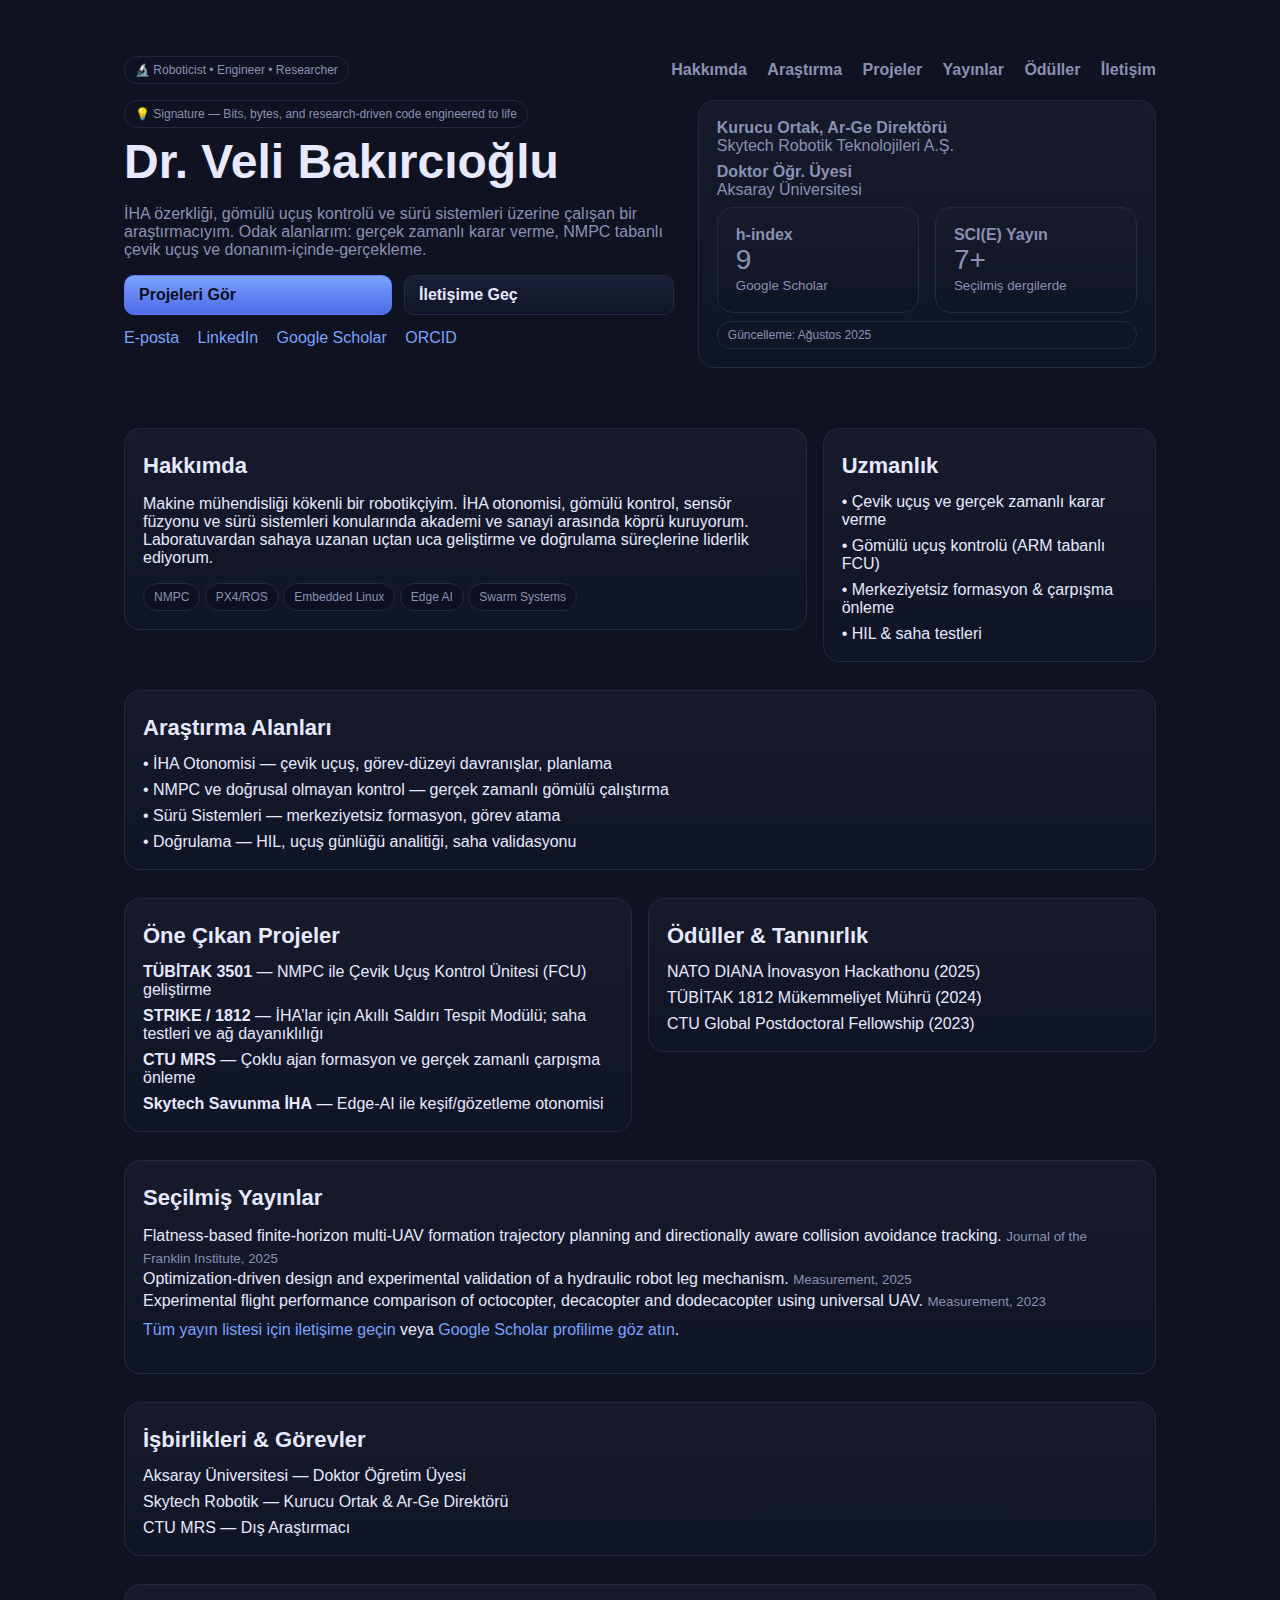
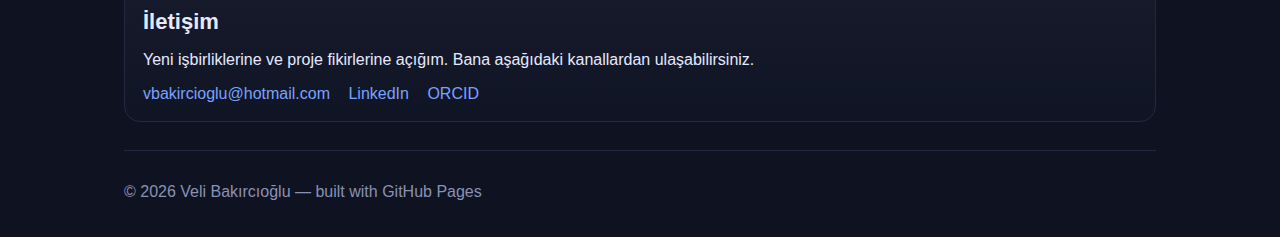
<file: index.html>
<!DOCTYPE html>
<html lang="tr">
<head>
  <meta charset="UTF-8" />
  <meta name="viewport" content="width=device-width, initial-scale=1" />
  <title>Dr. Veli Bakırcıoğlu | bakirvel</title>
  <meta name="description" content="Bits, bytes, and research-driven code engineered to life. Dr. Veli Bakırcıoğlu — Roboticist, Engineer, Researcher."/>
  <style>
    :root {
      --bg: #0f1220;
      --card: #161a2b;
      --muted: #8a91b4;
      --text: #e6e9ff;
      --accent: #7aa2ff;
      --accent2: #a3ffd6;
      --border: #232845;
    }
    * { box-sizing: border-box; }
    html, body { margin: 0; padding: 0; background: var(--bg); color: var(--text); font-family: -apple-system, BlinkMacSystemFont, Segoe UI, Roboto, Helvetica, Arial, "Apple Color Emoji", "Segoe UI Emoji"; }
    a { color: var(--accent); text-decoration: none; }
    a:hover { text-decoration: underline; }
    .container { max-width: 1080px; margin: 0 auto; padding: 24px; }
    header { display: grid; gap: 16px; padding: 32px 0; align-items: center; }
    .topbar { display: flex; justify-content: space-between; align-items: center; gap: 16px; }
    nav a { margin-left: 16px; font-weight: 600; color: var(--muted); }
    nav a:hover { color: var(--text); }
    .hero { display: grid; grid-template-columns: 1.2fr 1fr; gap: 24px; }
    .badge { display: inline-grid; grid-auto-flow: column; align-items: center; gap: 8px; padding: 6px 10px; border: 1px solid var(--border); border-radius: 999px; color: var(--muted); font-size: 12px; }
    .title { font-size: clamp(28px, 4.2vw, 48px); line-height: 1.1; margin: 8px 0 12px; }
    .subtitle { color: var(--muted); max-width: 66ch; }
    .cta { display: grid; grid-auto-flow: column; gap: 12px; margin-top: 16px; }
    .btn { padding: 10px 14px; border-radius: 10px; border: 1px solid var(--border); background: linear-gradient(180deg, #1a1f36, #101426); color: var(--text); font-weight: 600; }
    .btn.primary { background: linear-gradient(180deg, var(--accent), #4f6ae6); color: #0b0f25; border-color: #5e78ff; }
    .btn:hover { filter: brightness(1.05); }
    .card { background: linear-gradient(180deg, var(--card), #101526); border: 1px solid var(--border); border-radius: 16px; padding: 18px; }
    section { margin: 28px 0; }
    h2 { font-size: 22px; margin: 6px 0 14px; }
    .grid { display: grid; grid-template-columns: repeat(12, 1fr); gap: 16px; }
    .col-4 { grid-column: span 4; } .col-6 { grid-column: span 6; } .col-8 { grid-column: span 8; } .col-12 { grid-column: span 12; }
    .kvs { display: grid; gap: 8px; color: var(--muted); }
    ul.clean { list-style: none; padding: 0; margin: 0; display: grid; gap: 8px; }
    .tag { display:inline-block; padding: 6px 10px; background:#0c1020; border:1px solid var(--border); border-radius:999px; color: var(--muted); font-size:12px; }
    footer { color: var(--muted); padding: 32px 0 12px; border-top: 1px solid var(--border); margin-top: 24px; }
    .pub { line-height: 1.35; }
    .pub small { color: var(--muted); }
    .links a { margin-right: 14px; }
    @media (max-width: 900px) {
      .hero { grid-template-columns: 1fr; }
      nav { display: none; }
    }
  </style>
</head>
<body>
  <div class="container">
    <header>
      <div class="topbar">
        <div class="logo badge">🔬 Roboticist • Engineer • Researcher</div>
        <nav>
          <a href="#about">Hakkımda</a>
          <a href="#research">Araştırma</a>
          <a href="#projects">Projeler</a>
          <a href="#pubs">Yayınlar</a>
          <a href="#awards">Ödüller</a>
          <a href="#contact">İletişim</a>
        </nav>
      </div>
      <div class="hero">
        <div>
          <div class="badge">💡 Signature — Bits, bytes, and research‑driven code engineered to life</div>
          <h1 class="title">Dr. Veli Bakırcıoğlu</h1>
          <p class="subtitle">
            İHA özerkliği, gömülü uçuş kontrolü ve sürü sistemleri üzerine çalışan bir araştırmacıyım.
            Odak alanlarım: gerçek zamanlı karar verme, NMPC tabanlı çevik uçuş ve donanım‑içinde‑gerçekleme.
          </p>
          <div class="cta">
            <a class="btn primary" href="#projects">Projeleri Gör</a>
            <a class="btn" href="#contact">İletişime Geç</a>
          </div>
          <div class="links" style="margin-top:14px;">
            <a href="mailto:vbakircioglu@hotmail.com">E‑posta</a>
            <a href="https://www.linkedin.com/in/vbakircioglu" target="_blank" rel="noopener">LinkedIn</a>
            <a href="https://scholar.google.com/citations?user=C60H4-UAAAAJ" target="_blank" rel="noopener">Google Scholar</a>
            <a href="https://orcid.org/0000-0002-1170-5327" target="_blank" rel="noopener">ORCID</a>
          </div>
        </div>
        <div class="card kvs">
          <div><strong>Kurucu Ortak, Ar‑Ge Direktörü</strong><br/>Skytech Robotik Teknolojileri A.Ş.</div>
          <div><strong>Doktor Öğr. Üyesi</strong><br/>Aksaray Üniversitesi</div>
          <div class="grid">
            <div class="col-6">
              <div class="card">
                <div><strong>h‑index</strong></div>
                <div style="font-size:28px;">9</div>
                <small>Google Scholar</small>
              </div>
            </div>
            <div class="col-6">
              <div class="card">
                <div><strong>SCI(E) Yayın</strong></div>
                <div style="font-size:28px;">7+</div>
                <small>Seçilmiş dergilerde</small>
              </div>
            </div>
          </div>
          <div class="badge">Güncelleme: Ağustos 2025</div>
        </div>
      </div>
    </header>

    <section id="about" class="grid">
      <div class="col-8">
        <div class="card">
          <h2>Hakkımda</h2>
          <p>
            Makine mühendisliği kökenli bir robotikçiyim. İHA otonomisi, gömülü kontrol, sensör füzyonu ve sürü sistemleri
            konularında akademi ve sanayi arasında köprü kuruyorum. Laboratuvardan sahaya uzanan uçtan uca geliştirme
            ve doğrulama süreçlerine liderlik ediyorum.
          </p>
          <div style="margin-top:8px;">
            <span class="tag">NMPC</span>
            <span class="tag">PX4/ROS</span>
            <span class="tag">Embedded Linux</span>
            <span class="tag">Edge AI</span>
            <span class="tag">Swarm Systems</span>
          </div>
        </div>
      </div>
      <div class="col-4">
        <div class="card">
          <h2>Uzmanlık</h2>
          <ul class="clean">
            <li>• Çevik uçuş ve gerçek zamanlı karar verme</li>
            <li>• Gömülü uçuş kontrolü (ARM tabanlı FCU)</li>
            <li>• Merkeziyetsiz formasyon & çarpışma önleme</li>
            <li>• HIL & saha testleri</li>
          </ul>
        </div>
      </div>
    </section>

    <section id="research">
      <div class="card">
        <h2>Araştırma Alanları</h2>
        <ul class="clean">
          <li>• İHA Otonomisi — çevik uçuş, görev‑düzeyi davranışlar, planlama</li>
          <li>• NMPC ve doğrusal olmayan kontrol — gerçek zamanlı gömülü çalıştırma</li>
          <li>• Sürü Sistemleri — merkeziyetsiz formasyon, görev atama</li>
          <li>• Doğrulama — HIL, uçuş günlüğü analitiği, saha validasyonu</li>
        </ul>
      </div>
    </section>

    <section id="projects" class="grid">
      <div class="col-6">
        <div class="card">
          <h2>Öne Çıkan Projeler</h2>
          <ul class="clean">
            <li><strong>TÜBİTAK 3501</strong> — NMPC ile Çevik Uçuş Kontrol Ünitesi (FCU) geliştirme</li>
            <li><strong>STRIKE / 1812</strong> — İHA’lar için Akıllı Saldırı Tespit Modülü; saha testleri ve ağ dayanıklılığı</li>
            <li><strong>CTU MRS</strong> — Çoklu ajan formasyon ve gerçek zamanlı çarpışma önleme</li>
            <li><strong>Skytech Savunma İHA</strong> — Edge‑AI ile keşif/gözetleme otonomisi</li>
          </ul>
        </div>
      </div>
      <div class="col-6">
        <div class="card">
          <h2>Ödüller & Tanınırlık</h2>
          <ul class="clean">
            <li>NATO DIANA İnovasyon Hackathonu (2025)</li>
            <li>TÜBİTAK 1812 Mükemmeliyet Mührü (2024)</li>
            <li>CTU Global Postdoctoral Fellowship (2023)</li>
          </ul>
        </div>
      </div>
    </section>

    <section id="pubs">
      <div class="card">
        <h2>Seçilmiş Yayınlar</h2>
        <div class="pub">
          Flatness‑based finite‑horizon multi‑UAV formation trajectory planning and directionally aware collision avoidance tracking. <small>Journal of the Franklin Institute, 2025</small>
        </div>
        <div class="pub">
          Optimization‑driven design and experimental validation of a hydraulic robot leg mechanism. <small>Measurement, 2025</small>
        </div>
        <div class="pub">
          Experimental flight performance comparison of octocopter, decacopter and dodecacopter using universal UAV. <small>Measurement, 2023</small>
        </div>
        <p style="margin-top:10px;">
          <a href="#contact">Tüm yayın listesi için iletişime geçin</a> veya <a href="https://scholar.google.com/citations?user=C60H4-UAAAAJ" target="_blank" rel="noopener">Google Scholar profilime göz atın</a>.
        </p>
      </div>
    </section>

    <section id="awards" class="grid">
      <div class="col-12">
        <div class="card">
          <h2>İşbirlikleri & Görevler</h2>
          <ul class="clean">
            <li>Aksaray Üniversitesi — Doktor Öğretim Üyesi</li>
            <li>Skytech Robotik — Kurucu Ortak & Ar‑Ge Direktörü</li>
            <li>CTU MRS — Dış Araştırmacı</li>
          </ul>
        </div>
      </div>
    </section>

    <section id="contact" class="grid">
      <div class="col-12">
        <div class="card">
          <h2>İletişim</h2>
          <p>Yeni işbirliklerine ve proje fikirlerine açığım. Bana aşağıdaki kanallardan ulaşabilirsiniz.</p>
          <div class="links">
            <a href="mailto:vbakircioglu@hotmail.com">vbakircioglu@hotmail.com</a>
            <a href="https://www.linkedin.com/in/vbakircioglu" target="_blank" rel="noopener">LinkedIn</a>
            <a href="https://orcid.org/0000-0002-1170-5327" target="_blank" rel="noopener">ORCID</a>
          </div>
        </div>
      </div>
    </section>

    <footer>
      <div class="container" style="padding:0;">
        © <span id="y"></span> Veli Bakırcıoğlu — built with GitHub Pages
      </div>
    </footer>
  </div>
  <script>document.getElementById('y').textContent = new Date().getFullYear();</script>
</body>
</html>
</file>
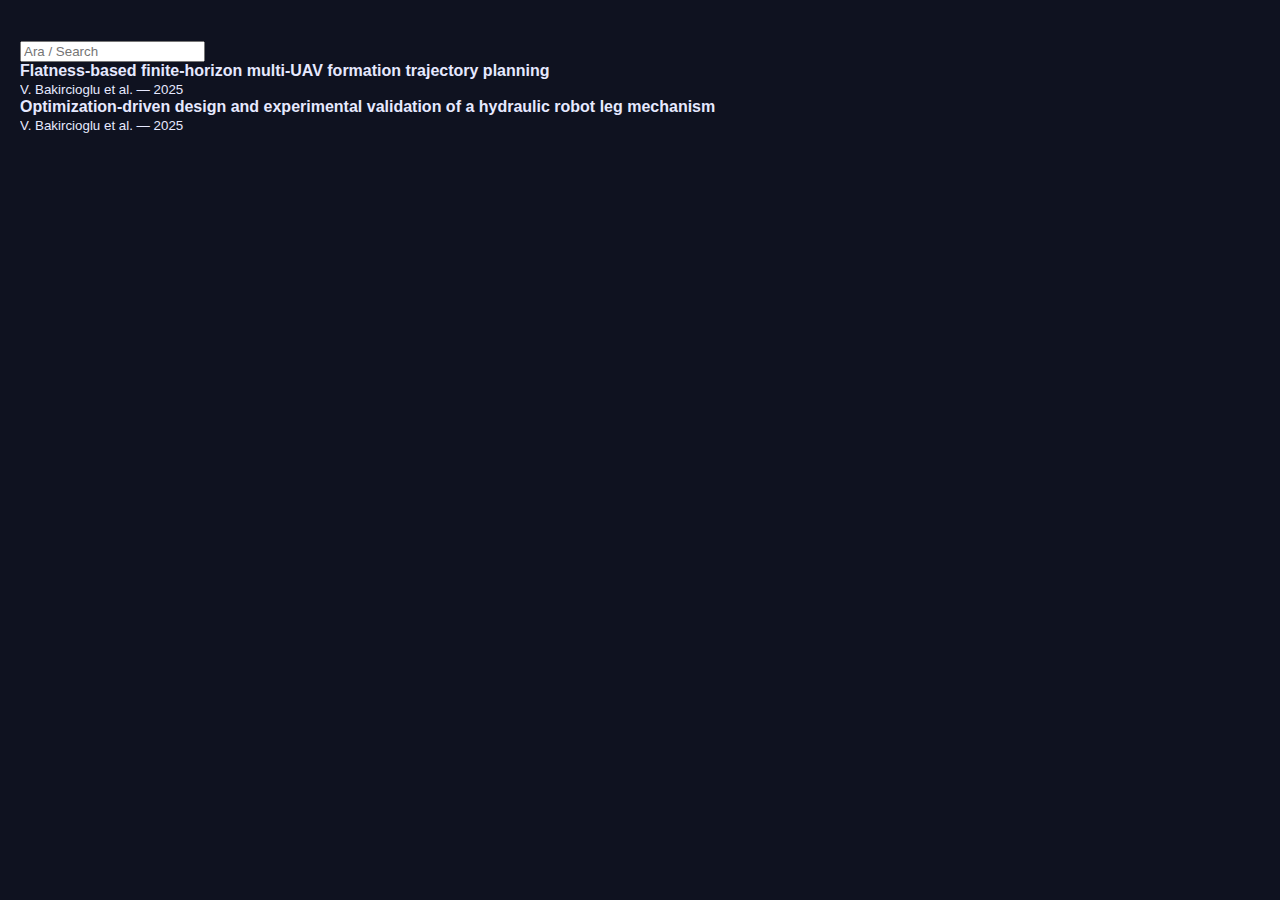
<file: publications.html>
<!DOCTYPE html>
<html lang="tr">
<head>
  <meta charset="UTF-8">
  <title>Yayınlar | Dr. Veli Bakırcıoğlu</title>
  <link rel="stylesheet" href="assets/style.css" />
</head>
<body>
  <h1 data-i18n="pubs"></h1>
  <input type="text" id="search" placeholder="Ara / Search" />
  <div id="pub-list"></div>
  <script src="assets/pubs.js"></script>
  <script src="assets/app.js"></script>
</body>
</html>
</file>
<file: assets/style.css>
:root {
  --bg: #0f1220;
  --text: #e6e9ff;
  --accent: #7aa2ff;
}
body {background:var(--bg);color:var(--text);font-family:sans-serif;margin:0;padding:20px;}
a {color:var(--accent);}
.topbar {display:flex;justify-content:space-between;align-items:center;margin-bottom:20px;}
nav a {margin-right:10px;}
.light {--bg:#fff;--text:#111;--accent:#0066cc;}
</file>
